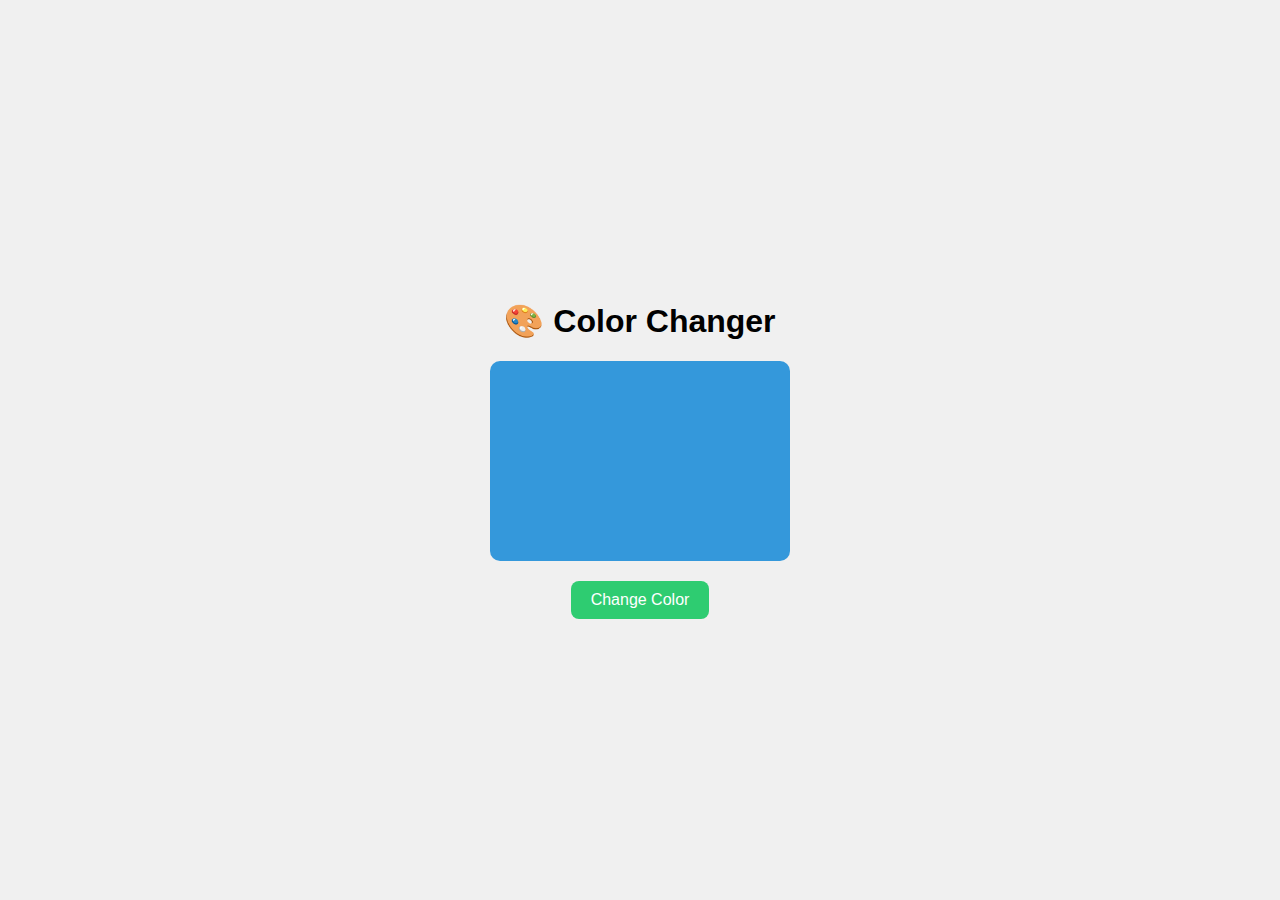
<file: color-changer/index.html>
<!DOCTYPE html>
<html lang="en">
<head>
  <meta charset="UTF-8" />
  <meta name="viewport" content="width=device-width, initial-scale=1.0" />
  <title>Color Changer</title>
  <link rel="stylesheet" href="style.css" />
</head>
<body>
  <div class="container">
    <h1>🎨 Color Changer</h1>
    <div id="color-box"></div>
    <button id="change-color-btn">Change Color</button>
  </div>
  <script src="script.js"></script>
</body>
</html>
</file>
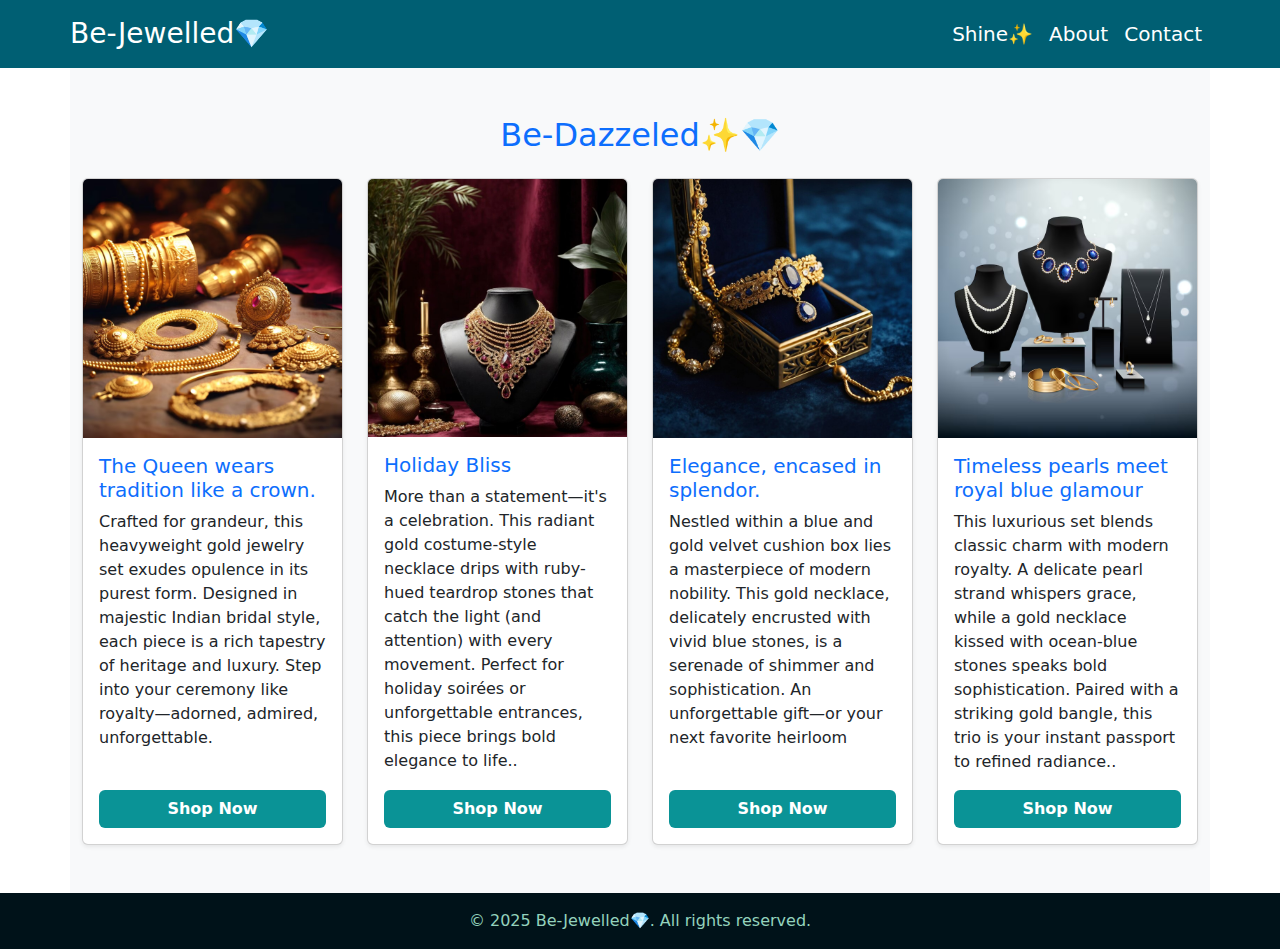
<file: flex-Bejewelled/Index.html>
<!DOCTYPE html>
<html lang="en">
<head>
  <meta charset="UTF-8" />
  <meta name="viewport" content="width=device-width, initial-scale=1" />
  <title>Jewelry E-commerce</title>
  <!-- Bootstrap CSS CDN -->
  <link href="https://cdn.jsdelivr.net/npm/bootstrap@5.3.0/dist/css/bootstrap.min.css" rel="stylesheet" />
  <style>
    /* Custom styles for buttons */
    .btn-shop {
      background-color: #0a9396;
      color: #fff;
      font-weight: 600;
      transition: background-color 0.3s ease;
    }
    .btn-shop:hover {
      background-color: #94d2bd;
      color: #003b46;
    }
    /* Sticky header */
    header {
      position: sticky;
      top: 0;
      z-index: 1020;
      background-color: #005f73;
    }
    header .navbar-brand,
    header .nav-link {
      color: #fff !important;
    }
    header .nav-link:hover {
      color: #94d2bd !important;
    }
    footer {
      background-color: #001219;
      color: #94d2bd;
      padding: 1rem 0;
      text-align: center;
    }
  </style>
</head>
<body>

  <!-- Header with Bootstrap Navbar -->
  <header>
    <nav class="navbar navbar-expand-md container navbar-dark">
      <a class="navbar-brand fs-3" href="#">Be-Jewelled💎</a>
      <button
        class="navbar-toggler"
        type="button"
        data-bs-toggle="collapse"
        data-bs-target="#navbarNav"
        aria-controls="navbarNav"
        aria-expanded="false"
        aria-label="Toggle navigation"
      >
        <span class="navbar-toggler-icon"></span>
      </button>
      <div class="collapse navbar-collapse justify-content-end" id="navbarNav">
        <ul class="navbar-nav fs-5">
          <li class="nav-item">
            <a class="nav-link" href="#products">Shine✨</a>
          </li>
          <li class="nav-item">
            <a class="nav-link" href="#about">About</a>
          </li>
          <li class="nav-item">
            <a class="nav-link" href="#contact">Contact</a>
          </li>
        </ul>
      </div>
    </nav>
  </header>

  <!-- Product Section -->
  <section id="products" class="container py-5 bg-light">
    <h2 class="text-center mb-4 text-primary">Be-Dazzeled✨💎</h2>
    <div class="row g-4">
      <!-- Product Card 1 -->
      <div class="col-12 col-sm-6 col-lg-3">
        <div class="card h-100 shadow-sm">
          <img src="./pictures/arabian pirate style.png" class="card-img-top" alt="Arabian gold" />
          <div class="card-body d-flex flex-column">
            <h5 class="card-title text-primary">The Queen wears tradition like a crown.</h5>
            <p class="card-text flex-grow-1">Crafted for grandeur, this heavyweight gold jewelry set exudes opulence in its purest form. Designed in majestic Indian bridal style, each piece is a rich tapestry of heritage and luxury. Step into your ceremony like royalty—adorned, admired, unforgettable.</p>
            <a href="./contact.html" class="btn btn-shop mt-auto">Shop Now</a>
          </div>
        </div>
      </div>
      <!-- Product Card 2 -->
      <div class="col-12 col-sm-6 col-lg-3">
        <div class="card h-100 shadow-sm">
          <img src="./pictures/holiday_bliss.png" class="card-img-top" alt="White Gold" />
          <div class="card-body d-flex flex-column">
            <h5 class="card-title text-primary">Holiday Bliss</h5>
            <p class="card-text flex-grow-1">More than a statement—it's a celebration. This radiant gold costume-style necklace drips with ruby-hued teardrop stones that catch the light (and attention) with every movement. Perfect for holiday soirées or unforgettable entrances, this piece brings bold elegance to life..</p>
            <a href="./contact.html" class="btn btn-shop mt-auto">Shop Now</a>
          </div>
        </div>
      </div>
      <!-- Product Card 3 -->
      <div class="col-12 col-sm-6 col-lg-3">
        <div class="card h-100 shadow-sm">
          <img src="./pictures/jasmine themed.png" class="card-img-top" alt="Princess Jasmine" />
          <div class="card-body d-flex flex-column">
            <h5 class="card-title text-primary">Elegance, encased in splendor.</h5>
            <p class="card-text flex-grow-1">Nestled within a blue and gold velvet cushion box lies a masterpiece of modern nobility. This gold necklace, delicately encrusted with vivid blue stones, is a serenade of shimmer and sophistication. An unforgettable gift—or your next favorite heirloom</p>
            <a href="./contact.html" class="btn btn-shop mt-auto">Shop Now</a>
          </div>
        </div>
      </div>
      <!-- Product Card 4 -->
      <div class="col-12 col-sm-6 col-lg-3">
        <div class="card h-100 shadow-sm">
          <img src="./pictures/coral, pearl and gold.png" class="card-img-top" alt="Coral, Pearl & Gold" />
          <div class="card-body d-flex flex-column">
            <h5 class="card-title text-primary">Timeless pearls meet royal blue glamour</h5>
            <p class="card-text flex-grow-1">This luxurious set blends classic charm with modern royalty. A delicate pearl strand whispers grace, while a gold necklace kissed with ocean-blue stones speaks bold sophistication. Paired with a striking gold bangle, this trio is your instant passport to refined radiance..</p>
            <a href="./contact.html" class="btn btn-shop mt-auto">Shop Now</a>
          </div>
        </div>
      </div>
    </div>
  </section>

  <!-- Footer -->
  <footer id="contact">
    &copy; 2025 Be-Jewelled💎. All rights reserved.
  </footer>

  <!-- Bootstrap JS Bundle -->
  <script src="https://cdn.jsdelivr.net/npm/bootstrap@5.3.0/dist/js/bootstrap.bundle.min.js"></script>
</body>
</html>
</file>
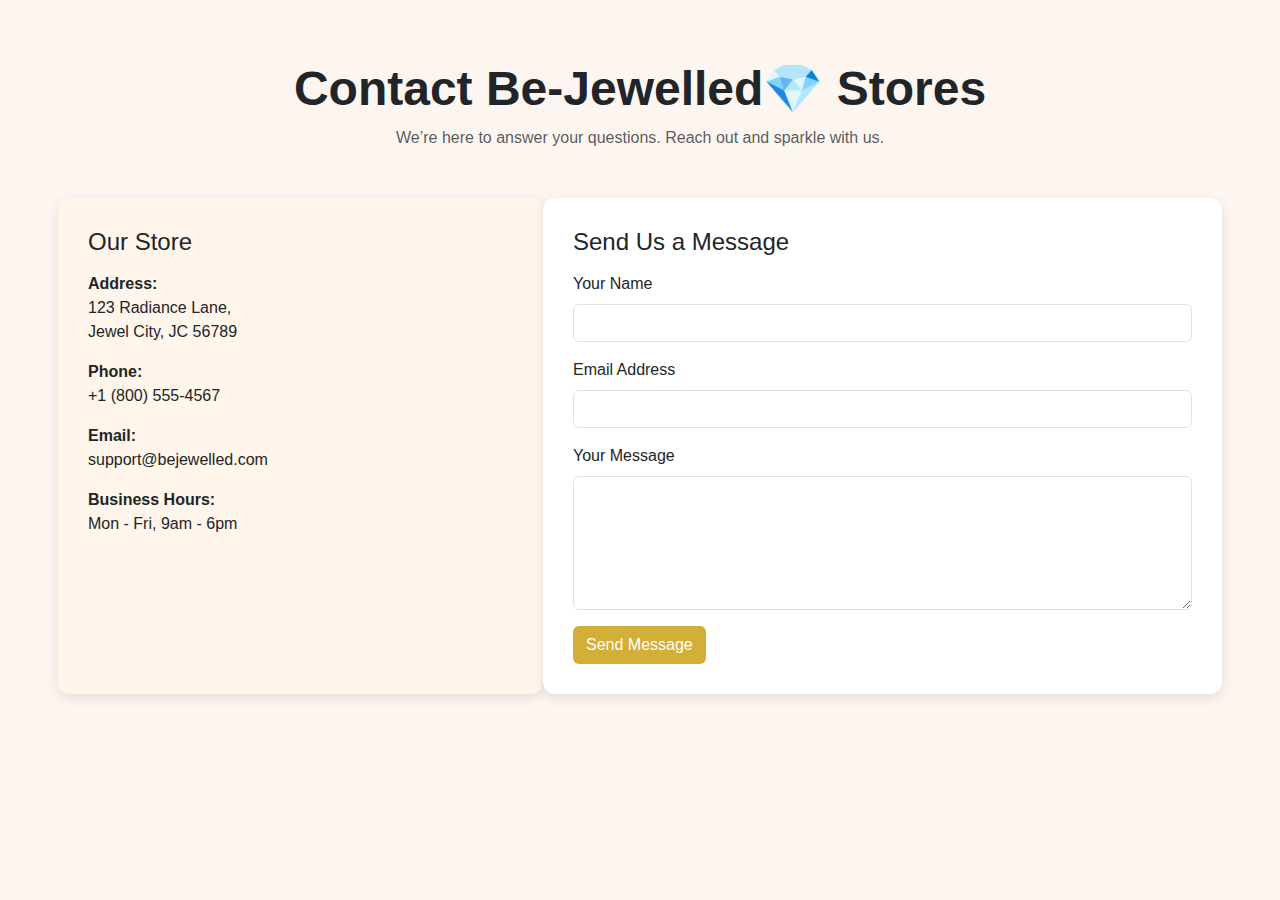
<file: flex-Bejewelled/contact.html>
<!DOCTYPE html>
<html lang="en">
<head>
  <meta charset="UTF-8" />
  <meta name="viewport" content="width=device-width, initial-scale=1" />
  <title>Contact Us | Be-Jewelled💎</title>
  <link href="https://cdn.jsdelivr.net/npm/bootstrap@5.3.3/dist/css/bootstrap.min.css" rel="stylesheet">
  <style>
    body {
      background: #fdf6f0;
      font-family: 'Segoe UI', sans-serif;
    }
    .contact-section {
      padding: 60px 0;
    }
    .contact-info {
      background-color: #fff5ea;
      padding: 30px;
      border-radius: 12px;
      box-shadow: 0 4px 12px rgba(0,0,0,0.1);
    }
    .form-container {
      background-color: #ffffff;
      padding: 30px;
      border-radius: 12px;
      box-shadow: 0 4px 12px rgba(0,0,0,0.1);
    }
    .btn-gold {
      background-color: #d4af37;
      color: white;
    }
    .btn-gold:hover {
      background-color: #c9a233;
    }
  </style>
</head>
<body>

  <div class="container contact-section">
    <div class="text-center mb-5">
      <h1 class="display-5 fw-bold">Contact Be-Jewelled💎 Stores</h1>
      <p class="text-muted">We’re here to answer your questions. Reach out and sparkle with us.</p>
    </div>
    <div class="row g-4">
      <!-- Contact Information -->
      <div class="col-md-5 contact-info">
        <h4 class="mb-3">Our Store</h4>
        <p><strong>Address:</strong><br>123 Radiance Lane,<br> Jewel City, JC 56789</p>
        <p><strong>Phone:</strong><br>+1 (800) 555-4567</p>
        <p><strong>Email:</strong><br>support@bejewelled.com</p>
        <p><strong>Business Hours:</strong><br>Mon - Fri, 9am - 6pm</p>
      </div>

      <!-- Contact Form -->
      <div class="col-md-7 form-container">
        <h4 class="mb-3">Send Us a Message</h4>
        <form id="contactForm">
          <div class="mb-3">
            <label for="name" class="form-label">Your Name</label>
            <input type="text" class="form-control" id="name" required />
          </div>
          <div class="mb-3">
            <label for="email" class="form-label">Email Address</label>
            <input type="email" class="form-control" id="email" required />
          </div>
          <div class="mb-3">
            <label for="message" class="form-label">Your Message</label>
            <textarea class="form-control" id="message" rows="5" required></textarea>
          </div>
          <button type="submit" class="btn btn-gold">Send Message</button>

          <div id="confirmation" class="alert alert-success mt-3 d-none" role="alert">
            Message sent... We respond within 48 hours.
          </div>
        </form>
      </div>
    </div>
  </div>

  <!-- Bootstrap JS + Form JS -->
  <script src="https://cdn.jsdelivr.net/npm/bootstrap@5.3.3/dist/js/bootstrap.bundle.min.js"></script>
  <script>
    document.getElementById("contactForm").addEventListener("submit", function(e) {
      e.preventDefault();
      document.getElementById("confirmation").classList.remove("d-none");
      // Optionally reset form
      this.reset();
    });
  </script>
</body>
</html>
</file>
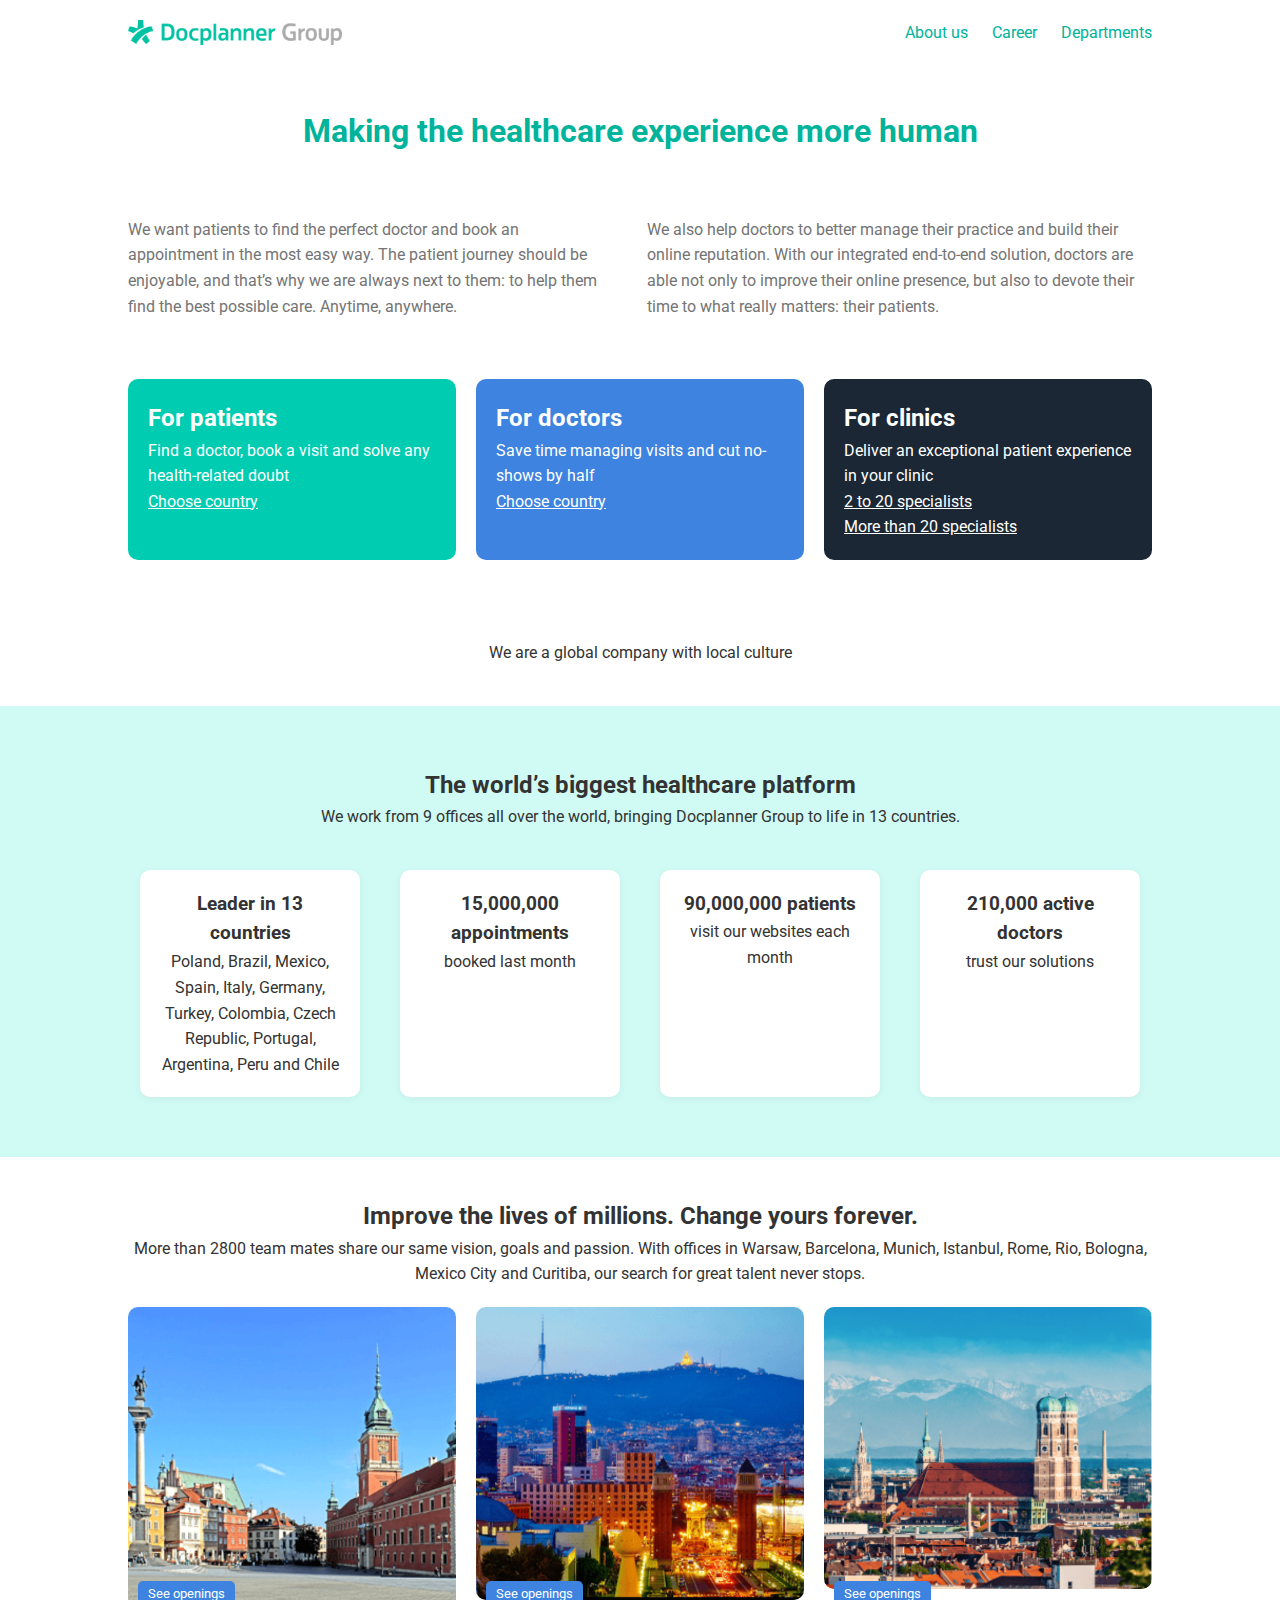
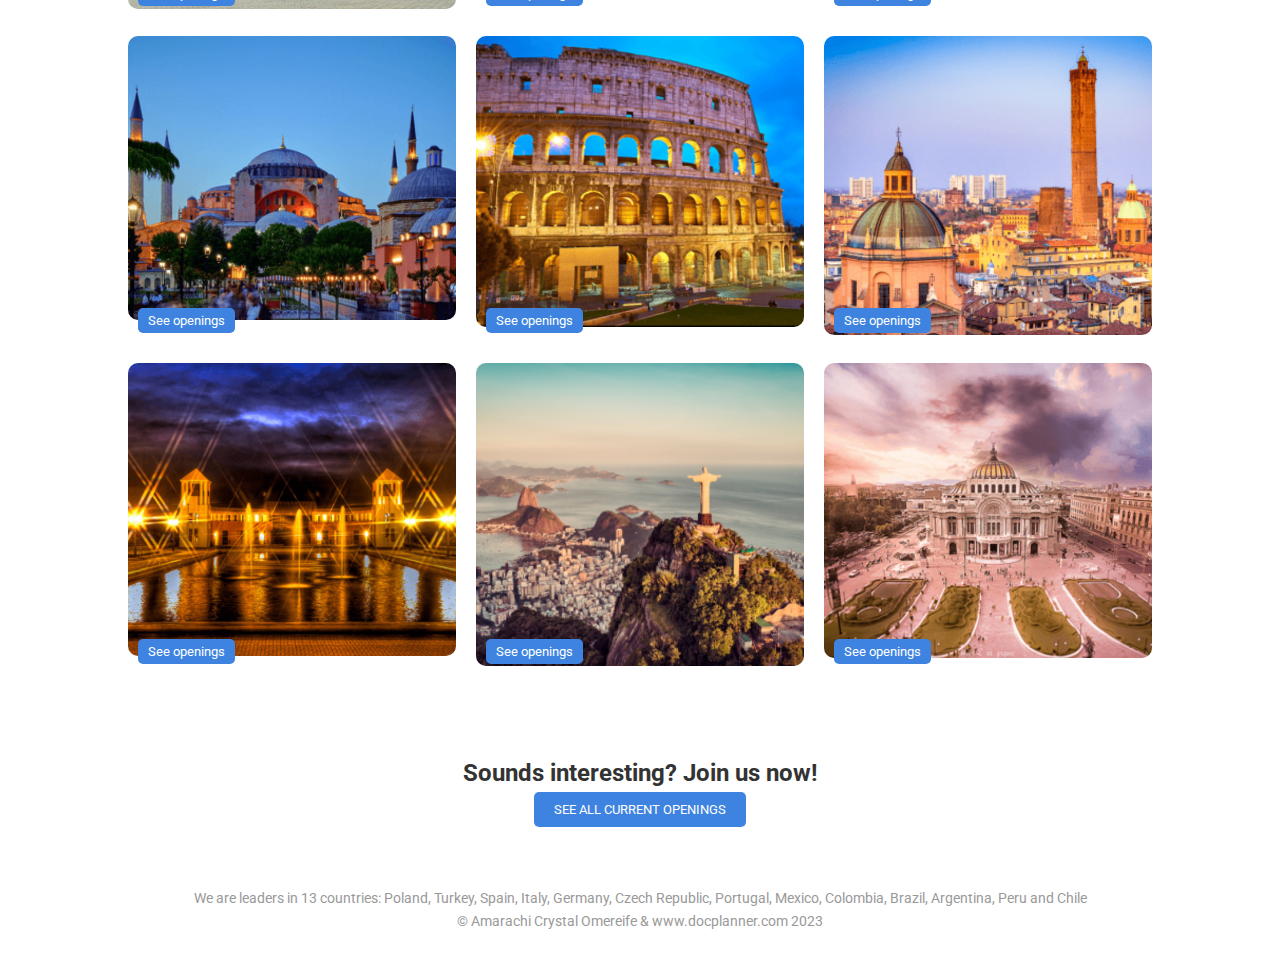
<file: Landing_page/docplanner.html>
<!DOCTYPE html>
<html lang="en">

<head>
  <meta charset="UTF-8">
  <meta name="viewport" content="width=device-width, initial-scale=1.0">
  <title>Docplanner Group</title>
  <link href="https://fonts.googleapis.com/css2?family=Roboto:wght@300;400;700&display=swap" rel="stylesheet">
  <style>
    * {
      box-sizing: border-box;
      margin: 0;
      padding: 0;
      font-family: 'Roboto', sans-serif;
    }

    body {
      line-height: 1.6;
      color: #333;
    }

    header {
      display: flex;
      justify-content: space-between;
      align-items: center;
      padding: 20px 10%;
    }

    header img {
      height: 25px;
    }

    nav a {
      margin-left: 20px;
      color: #00b39b;
      text-decoration: none;
    }

    .hero {
      text-align: center;
      padding: 40px 10%;
      color: #00b39b;
    }

    .description {
      display: flex;
      justify-content: space-between;
      gap: 40px;
      padding: 20px 10%;
      color: #747474;
    }

    .cards {
      display: flex;
      justify-content: center;
      gap: 20px;
      padding: 40px 10%;
    }

    .card {
      flex: 1;
      padding: 20px;
      color: white;
      border-radius: 10px;
    }

    .card.patients {
      background-color: #00ccb1;
    }

    .card.doctors {
      background-color: #3d83df;
    }

    .card.clinics {
      background-color: #1b2734;
    }

    .card a {
      color: white;
      text-decoration: underline;
    }

    .global {
      text-align: center;
      padding: 40px 10%;
    }

    .platform {
      background-color: #d0faf4;
      text-align: center;
      padding: 60px 10%;
    }

    .platform .platform-boxes {
      display: flex;
      flex-wrap: wrap;
      justify-content: center;
      gap: 40px;
      margin-top: 40px;
    }

    .platform .platform-box {
      background: white;
      padding: 20px;
      border-radius: 10px;
      max-width: 220px;
      text-align: center;
      box-shadow: 0 2px 8px rgba(0, 0, 0, 0.05);
    }

    .stats {
      display: flex;
      justify-content: center;
      flex-wrap: wrap;
      gap: 40px;
      background-color: #e5faf8;
      padding: 60px 10%;
    }

    .stats .box {
      background: white;
      padding: 20px;
      border-radius: 10px;
      flex: 1 1 200px;
      max-width: 220px;
      text-align: center;
    }

    .cities {
      text-align: center;
      padding: 40px 10%;
    }

    .city-grid {
      display: grid;
      grid-template-columns: repeat(auto-fit, minmax(250px, 1fr));
      gap: 20px;
      margin-top: 20px;
    }

    .city {
      position: relative;
    }

    .city img {
      width: 100%;
      border-radius: 10px;
    }

    .city button {
      position: absolute;
      bottom: 10px;
      left: 10px;
      background-color: #3d83df;
      color: white;
      border: none;
      padding: 5px 10px;
      border-radius: 5px;
      cursor: pointer;
    }

    .cta {
      text-align: center;
      padding: 40px 10%;
    }

    .cta button {
      padding: 10px 20px;
      background-color: #3d83df;
      color: white;
      border: none;
      border-radius: 5px;
      cursor: pointer;
    }

    footer {
      text-align: center;
      padding: 20px;
      font-size: 0.9em;
      color: #999;
    }
  </style>
</head>

<body>
  <header>
    <img src="./pictures/docplan-logo.png" alt="Docplanner Group">
    <nav>
      <a href="#">About us</a>
      <a href="#">Career</a>
      <a href="#">Departments</a>
    </nav>
  </header>

  <section class="hero">
    <h1>Making the healthcare experience more human</h1>
  </section>

  <section class="description">
    <p>We want patients to find the perfect doctor and book an appointment in the most easy way. The patient journey should be enjoyable, and that’s why we are always next to them: to help them find the best possible care. Anytime, anywhere.</p>
    <p>We also help doctors to better manage their practice and build their online reputation. With our integrated end-to-end solution, doctors are able not only to improve their online presence, but also to devote their time to what really matters: their patients.</p>
  </section>

  <section class="cards">
    <div class="card patients">
      <h2>For patients</h2>
      <p>Find a doctor, book a visit and solve any health-related doubt</p>
      <a href="#">Choose country</a>
    </div>
    <div class="card doctors">
      <h2>For doctors</h2>
      <p>Save time managing visits and cut no-shows by half</p>
      <a href="#">Choose country</a>
    </div>
    <div class="card clinics">
      <h2>For clinics</h2>
      <p>Deliver an exceptional patient experience in your clinic</p>
      <a href="#">2 to 20 specialists</a><br>
      <a href="#">More than 20 specialists</a>
    </div>
  </section>

  <section class="global">
    <p>We are a global company with local culture</p>
  </section>

  <section class="platform">
    <h2>The world’s biggest healthcare platform</h2>
    <p>We work from 9 offices all over the world, bringing Docplanner Group to life in 13 countries.</p>
    <div class="platform-boxes">
      <div class="platform-box">
        <h3>Leader in 13 countries</h3>
        <p>Poland, Brazil, Mexico, Spain, Italy, Germany, Turkey, Colombia, Czech Republic, Portugal, Argentina, Peru and Chile</p>
      </div>
      <div class="platform-box">
        <h3>15,000,000 appointments</h3>
        <p>booked last month</p>
      </div>
      <div class="platform-box">
        <h3>90,000,000 patients</h3>
        <p>visit our websites each month</p>
      </div>
      <div class="platform-box">
        <h3>210,000 active doctors</h3>
        <p>trust our solutions</p>
      </div>
    </div>
  </section>

  <section class="cities">
    <h2>Improve the lives of millions. Change yours forever.</h2>
    <p>More than 2800 team mates share our same vision, goals and passion. With offices in Warsaw, Barcelona, Munich, Istanbul, Rome, Rio, Bologna, Mexico City and Curitiba, our search for great talent never stops.</p>
    <div class="city-grid">
      <div class="city">
        <img src="./pictures/warsaw.png" alt="Warsaw">
        <button>See openings</button>
      </div>
      <div class="city">
        <img src="./pictures/barcelona.png" alt="Barcelona">
        <button>See openings</button>
      </div>
      <div class="city">
        <img src="./pictures/munich.png" alt="Munich">
        <button>See openings</button>
      </div>
      <div class="city">
        <img src="./pictures//istanbul.png" alt="Istanbul">
        <button>See openings</button>
      </div>
      <div class="city">
        <img src="./pictures/rome.png" alt="Rome">
        <button>See openings</button>
      </div>
      <div class="city">
        <img src="./pictures/bologna.png" alt="Bologna">
        <button>See openings</button>
      </div>
      <div class="city">
        <img src="./pictures/curitiba.png" alt="Curitiba">
        <button>See openings</button>
      </div>
      <div class="city">
        <img src="./pictures/rio.png" alt="Rio de Janeiro">
        <button>See openings</button>
      </div>
      <div class="city">
        <img src="./pictures/mexico.png" alt="Mexico City">
        <button>See openings</button>
      </div>
    </div>
  </section>

  <section class="cta">
    <h2>Sounds interesting? Join us now!</h2>
    <button>SEE ALL CURRENT OPENINGS</button>
  </section>

  <footer>
    <p>We are leaders in 13 countries: Poland, Turkey, Spain, Italy, Germany, Czech Republic, Portugal, Mexico, Colombia, Brazil, Argentina, Peru and Chile</p>
    <p>&copy; Amarachi Crystal Omereife & www.docplanner.com 2023</p>
  </footer>
</body>

</html>
</file>
<file: color-changer/style.css>
body {
  display: flex;
  justify-content: center;
  align-items: center;
  height: 100vh;
  margin: 0;
  font-family: Arial, sans-serif;
  background-color: #f0f0f0;
}

.container {
  text-align: center;
}

#color-box {
  width: 300px;
  height: 200px;
  background-color: #3498db;
  margin: 20px auto;
  border-radius: 10px;
  transition: background-color 0.3s ease;
}

#change-color-btn {
  padding: 10px 20px;
  font-size: 16px;
  background-color: #2ecc71;
  color: white;
  border: none;
  border-radius: 8px;
  cursor: pointer;
}
</file>
